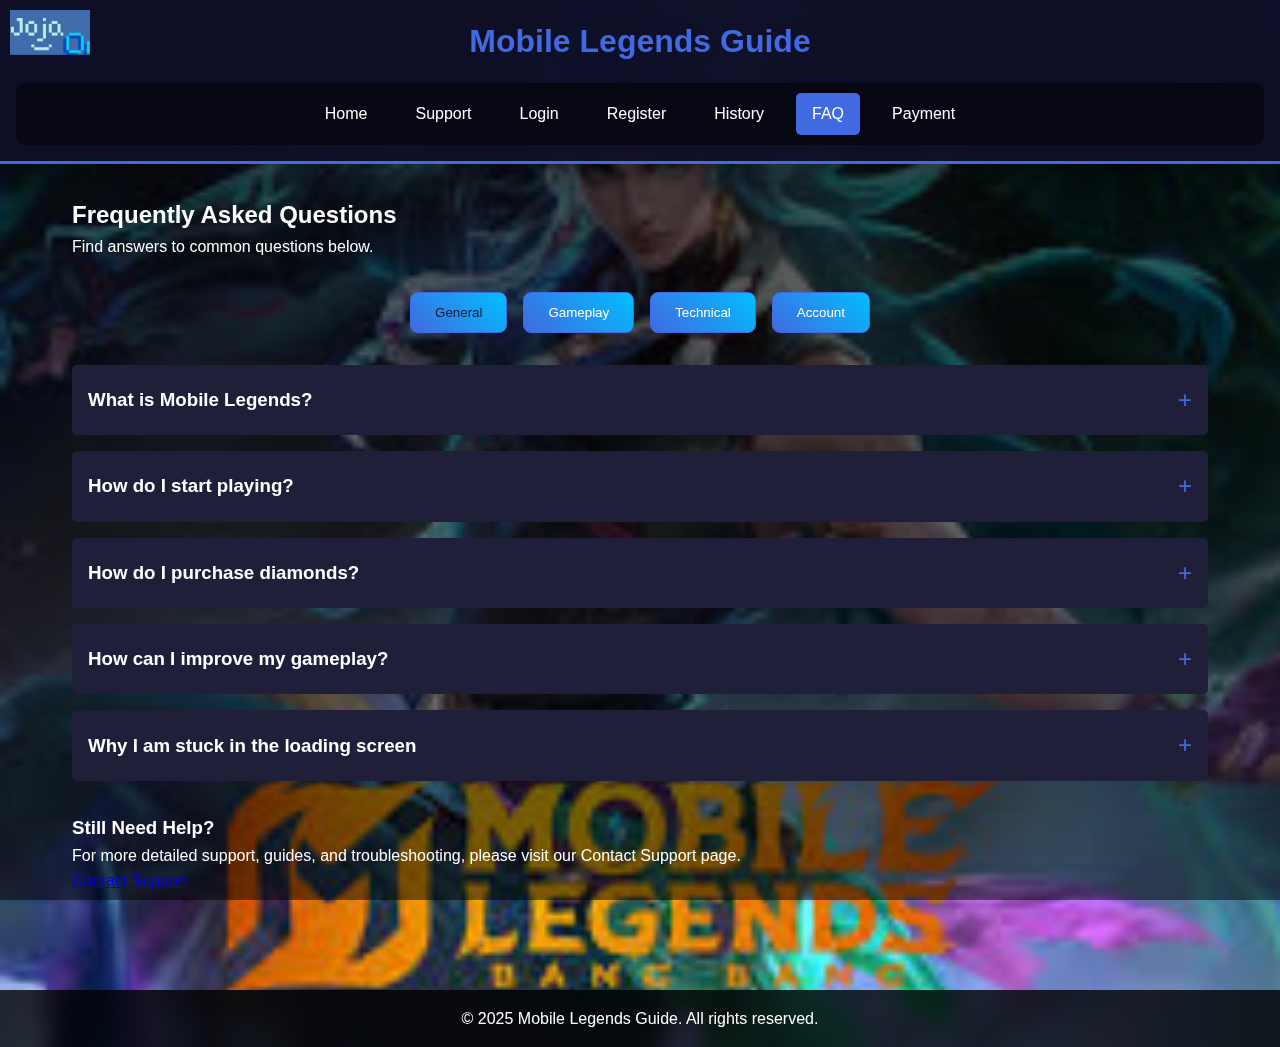
<file: faq.html>
<!DOCTYPE html>
<html lang="en">
<head>
    <meta charset="UTF-8">
    <meta name="viewport" content="width=device-width, initial-scale=1.0">
    <title>Mobile Legends Guide - FAQ</title>
    <link rel="stylesheet" href="websitecss.css">
</head>
<body>
    <img src="logo.png" style="position: fixed; left: 10px; top: 10px; width: 80px; z-index: 9999;">
    <header>
        <h1>Mobile Legends Guide</h1>
        <nav class="nav-menu">
            <a href="index.html">Home</a>
            <a href="support.html">Support</a>
            <a href="login.html">Login</a>
            <a href="register.html">Register</a>
            <a href="history.html">History</a>
            <a href="faq.html" class="active">FAQ</a>
            <a href="payment.html">Payment</a>
            
        </nav>
    </header>

    <main>
        <section class="faq-hero">
            <h2>Frequently Asked Questions</h2>
            <p>Find answers to common questions below.</p>
        </section>

        <section class="faq-categories">
            <div class="category-tabs">
                <button class="tab-btn active">General</button>
                <button class="tab-btn">Gameplay</button>
                <button class="tab-btn">Technical</button>
                <button class="tab-btn">Account</button>
            </div>

            <div class="faq-content">
                <div class="faq-item">
                    <div class="faq-question">
                        <h3>What is Mobile Legends?</h3>
                        <span class="toggle-icon">+</span>
                    </div>
                    <div class="faq-answer">
                        <p>Mobile Legends: Bang Bang is a multiplayer online battle arena (MOBA) game designed for mobile phones. The game is free-to-play and is only monetized through in-game purchases like characters and skins. Each player can control a selectable character, called a Hero, with unique abilities and traits.</p>
                    </div>
                </div>

                <div class="faq-item">
                    <div class="faq-question">
                        <h3>How do I start playing?</h3>
                        <span class="toggle-icon">+</span>
                    </div>
                    <div class="faq-answer">
                        <p>To start playing Mobile Legends, download the app from Google Play or the App Store. Create an account using your email or social media, complete the tutorial, and you'll be ready to join your first 5v5 match in Classic Mode.</p>
                    </div>
                </div>

                <div class="faq-item">
                    <div class="faq-question">
                        <h3>How do I purchase diamonds?</h3>
                        <span class="toggle-icon">+</span>
                    </div>
                    <div class="faq-answer">
                        <p>Diamonds can be purchased in-game through the Shop. Select the amount you want, then choose a payment method like Google Play, Apple Pay, or other supported services. Diamonds are used for skins, heroes, and other premium content.</p>
                    </div>
                </div>

                <div class="faq-item">
                    <div class="faq-question">
                        <h3>How can I improve my gameplay?</h3>
                        <span class="toggle-icon">+</span>
                    </div>
                    <div class="faq-answer">
                        <p>Focus on mastering a few heroes, learn their skills, and watch pro gameplay for tips. Use the Practice Mode to test builds and strategies. Communicate with teammates and always adapt your tactics based on the match.</p>
                    </div>
                </div>

                <div class="faq-item">
                    <div class="faq-question">
                        <h3>Why I am stuck in the loading screen</h3>
                        <span class="toggle-icon">+</span>
                    </div>
                    <div class="faq-answer">
                        <p>First, check your internet connection. Then try clearing the app cache or restarting your device. If the issue continues, reinstall the app or contact support through the in-game Help Center.</p>
                    </div>
                </div>
            </div>
        </section>

        <section class="still-need-help">
            <h3>Still Need Help?</h3>
            <p>For more detailed support, guides, and troubleshooting, please visit our Contact Support page.</p>
            <a href="support.html" class="support-btn">Contact Support</a>
        </section>
    </main>

    <footer>
        <p>© 2025 Mobile Legends Guide. All rights reserved.</p>
    </footer>

    <script>
        document.querySelectorAll('.faq-question').forEach(question => {
            question.addEventListener('click', () => {
                const answer = question.nextElementSibling;
                const icon = question.querySelector('.toggle-icon');
                
                answer.style.display = answer.style.display === 'block' ? 'none' : 'block';
                icon.textContent = answer.style.display === 'block' ? '-' : '+';
            });
        });
    </script>
    <script src="javascript.js"></script>
</body>
</html>
</file>
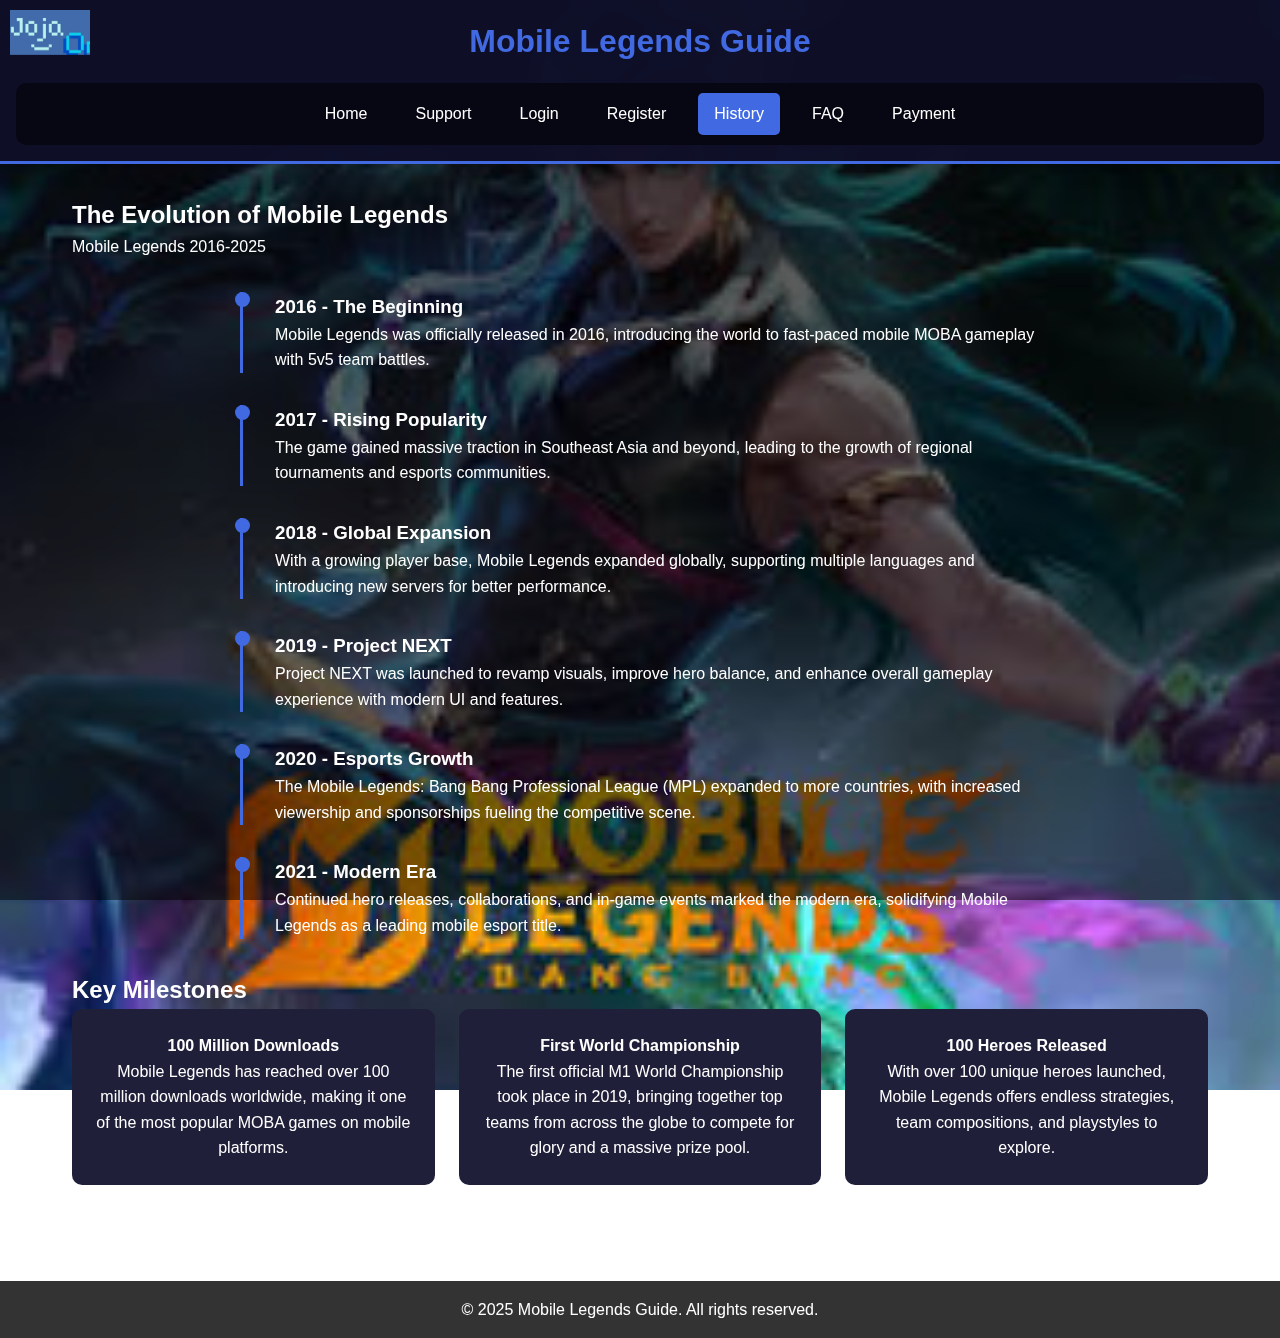
<file: history.html>
<!DOCTYPE html>
<html lang="en">
<head>
    <meta charset="UTF-8">
    <meta name="viewport" content="width=device-width, initial-scale=1.0">
    <title>Mobile Legends Guide - History</title>
    <link rel="stylesheet" href="websitecss.css">
</head>
<body>
    <img src="logo.png" style="position: fixed; left: 10px; top: 10px; width: 80px; z-index: 9999;">
    <header>
        <h1>Mobile Legends Guide</h1>
        <nav class="nav-menu">
            <a href="index.html">Home</a>
            <a href="support.html">Support</a>
            <a href="login.html">Login</a>
            <a href="register.html">Register</a>
            <a href="history.html" class="active">History</a>
            <a href="faq.html">FAQ</a>
            <a href="payment.html">Payment</a>
        </nav>
    </header>

    <main>
        <section class="history-hero">
            <h2>The Evolution of Mobile Legends</h2>
            <p>Mobile Legends 2016-2025</p>
        </section>

        <section class="timeline">
            <div class="timeline-item">
                <div class="timeline-content">
                    <h3>2016 - The Beginning</h3>
                    <p>Mobile Legends was officially released in 2016, introducing the world to fast-paced mobile MOBA gameplay with 5v5 team battles.</p>
                </div>
            </div>

            <div class="timeline-item">
                <div class="timeline-content">
                    <h3>2017 - Rising Popularity</h3>
                    <p>The game gained massive traction in Southeast Asia and beyond, leading to the growth of regional tournaments and esports communities.</p>
                </div>
            </div>

            <div class="timeline-item">
                <div class="timeline-content">
                    <h3>2018 - Global Expansion</h3>
                    <p>With a growing player base, Mobile Legends expanded globally, supporting multiple languages and introducing new servers for better performance.</p>
                </div>
            </div>

            <div class="timeline-item">
                <div class="timeline-content">
                    <h3>2019 - Project NEXT</h3>
                    <p>Project NEXT was launched to revamp visuals, improve hero balance, and enhance overall gameplay experience with modern UI and features.</p>
                </div>
            </div>

            <div class="timeline-item">
                <div class="timeline-content">
                    <h3>2020 - Esports Growth</h3>
                    <p>The Mobile Legends: Bang Bang Professional League (MPL) expanded to more countries, with increased viewership and sponsorships fueling the competitive scene.</p>
                </div>
            </div>

            <div class="timeline-item">
                <div class="timeline-content">
                    <h3>2021 - Modern Era</h3>
                    <p>Continued hero releases, collaborations, and in-game events marked the modern era, solidifying Mobile Legends as a leading mobile esport title.</p>
                </div>
            </div>
        </section>

        <section class="milestones">
            <h2>Key Milestones</h2>
            <div class="milestone-grid">
                <div class="milestone-card">
                    <h4>100 Million Downloads</h4>
                    <p>Mobile Legends has reached over 100 million downloads worldwide, making it one of the most popular MOBA games on mobile platforms.</p>
                </div>
                <div class="milestone-card">
                    <h4>First World Championship</h4>
                    <p>The first official M1 World Championship took place in 2019, bringing together top teams from across the globe to compete for glory and a massive prize pool.</p>
                </div>
                <div class="milestone-card">
                    <h4>100 Heroes Released</h4>
                    <p>With over 100 unique heroes launched, Mobile Legends offers endless strategies, team compositions, and playstyles to explore.</p>
                </div>
            </div>
        </section>
    </main>

    <footer>
        <p>© 2025 Mobile Legends Guide. All rights reserved.</p>
    </footer>
    <script src="javascript.js"></script>
</body>
</html>
</file>
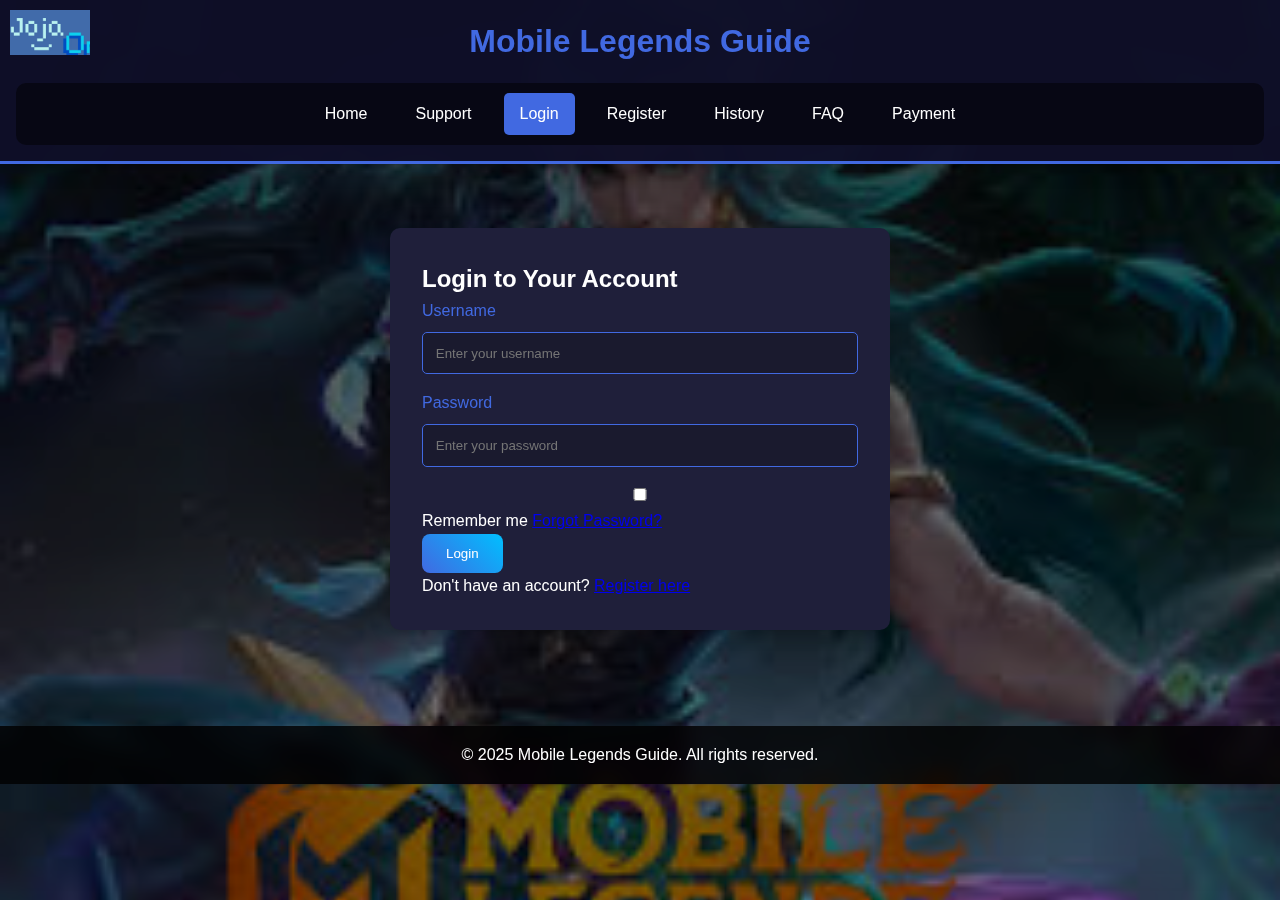
<file: login.html>
<!DOCTYPE html>
<html lang="en">
<head>
    <meta charset="UTF-8">
    <meta name="viewport" content="width=device-width, initial-scale=1.0">
    <title>Mobile Legends Guide - Login</title>
    <link rel="stylesheet" href="websitecss.css">
</head>
<body>
    <img src="logo.png" style="position: fixed; left: 10px; top: 10px; width: 80px; z-index: 9999;">
    <header>
        <h1>Mobile Legends Guide</h1>
        <nav class="nav-menu">
            <a href="index.html">Home</a>
            <a href="support.html">Support</a>
            <a href="login.html" class="active">Login</a>
            <a href="register.html">Register</a>
            <a href="history.html">History</a>
            <a href="faq.html">FAQ</a>
            <a href="payment.html">Payment</a>
        </nav>
    </header>

    <main>
        <section class="auth-container">
            <div class="auth-box">
                <h2>Login to Your Account</h2>
                <form class="auth-form">
                    <div class="form-group">
                        <label for="username">Username</label>
                        <input type="text" id="username" name="username" required placeholder="Enter your username">
                    </div>
                    <div class="form-group">
                        <label for="password">Password</label>
                        <input type="password" id="password" name="password" required placeholder="Enter your password">
                    </div>
                    <div class="form-options">
                        <label>
                            <input type="checkbox" name="remember"> Remember me
                        </label>
                        <a href="#" class="forgot-password">Forgot Password?</a>
                    </div>
                    <button type="submit" class="auth-btn">Login</button>
                </form>
                <div class="auth-footer">
                    <p>Don't have an account? <a href="register.html">Register here</a></p>
                </div>
            </div>
        </section>
    </main>

    <footer>
        <p>© 2025 Mobile Legends Guide. All rights reserved.</p>
    </footer>
    <script src="auth.js"></script>
</body>
</html>
</file>
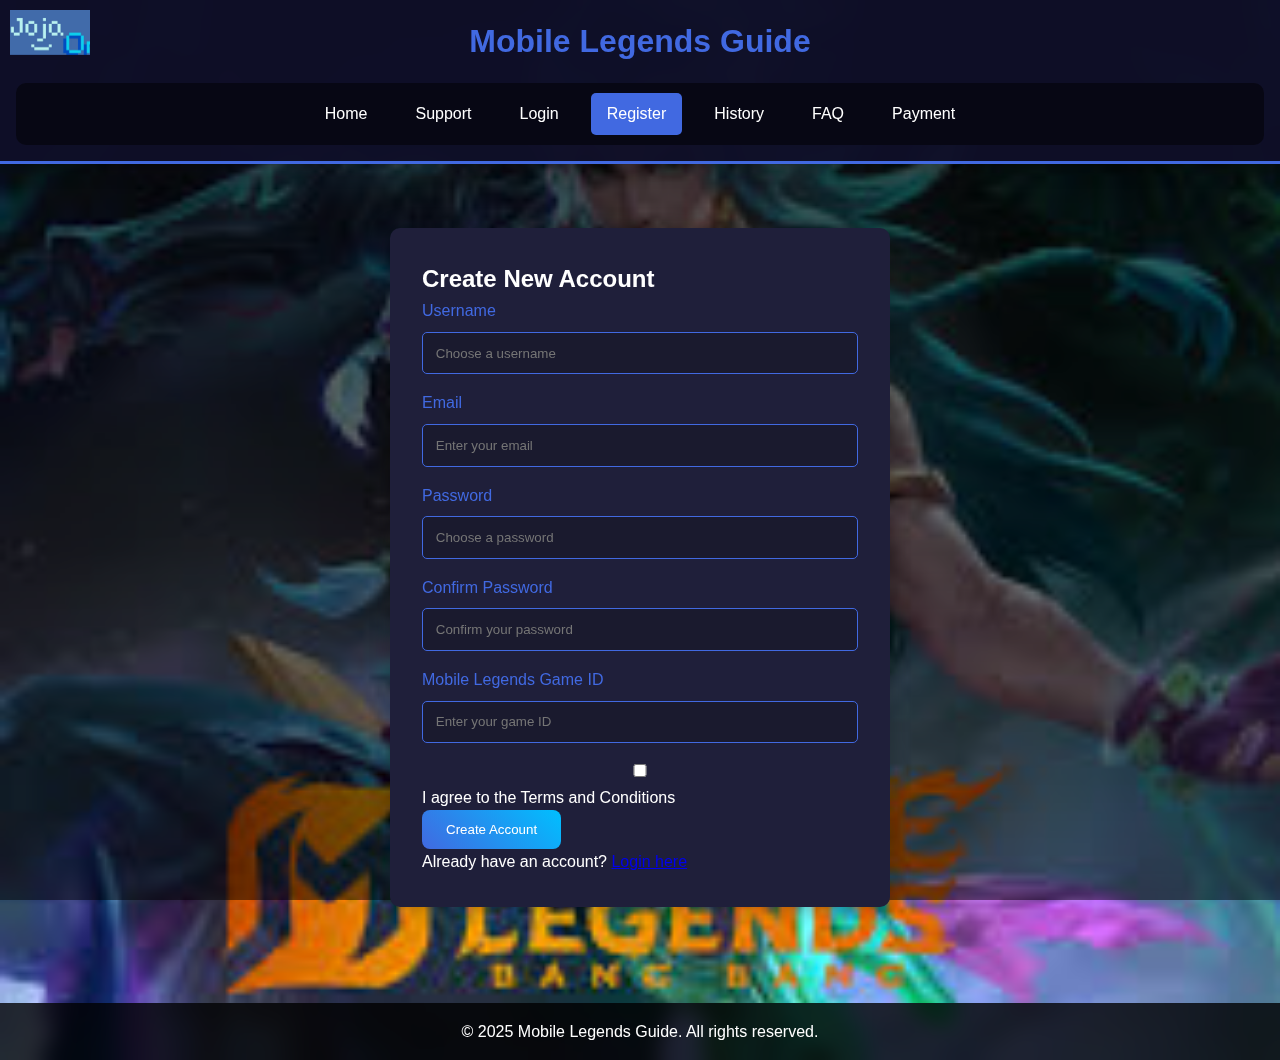
<file: register.html>
<!DOCTYPE html>
<html lang="en">
<head>
    <meta charset="UTF-8">
    <meta name="viewport" content="width=device-width, initial-scale=1.0">
    <title>Mobile Legends Guide - Register</title>
    <link rel="stylesheet" href="websitecss.css">
</head>
<body>
    <header>
        <h1>Mobile Legends Guide</h1>
        <nav class="nav-menu">
            <a href="index.html">Home</a>
            <a href="support.html">Support</a>
            <a href="login.html">Login</a>
            <a href="register.html" class="active">Register</a>
            <a href="history.html">History</a>
            <a href="faq.html">FAQ</a>
            <a href="payment.html">Payment</a>
        </nav>
    </header>

    <main>
        <section class="auth-container">
            <div class="auth-box">
                <h2>Create New Account</h2>
                <form class="auth-form">
                    <div class="form-group">
                        <label for="username">Username</label>
                        <input type="text" id="username" name="username" required placeholder="Choose a username">
                    </div>
                    <div class="form-group">
                        <label for="email">Email</label>
                        <input type="email" id="email" name="email" required placeholder="Enter your email">
                    </div>
                    <div class="form-group">
                        <label for="password">Password</label>
                        <input type="password" id="password" name="password" required placeholder="Choose a password">
                    </div>
                    <div class="form-group">
                        <label for="confirm-password">Confirm Password</label>
                        <input type="password" id="confirm-password" name="confirm-password" required placeholder="Confirm your password">
                    </div>
                    <div class="form-group">
                        <label for="game-id">Mobile Legends Game ID</label>
                        <input type="text" id="game-id" name="game-id" required placeholder="Enter your game ID">
                    </div>
                    <div class="form-options">
                        <label>
                            <input type="checkbox" name="terms" required> I agree to the Terms and Conditions
                        </label>
                    </div>
                    <button type="submit" class="auth-btn">Create Account</button>
                </form>
                <div class="auth-footer">
                    <p>Already have an account? <a href="login.html">Login here</a></p>
                </div>
            </div>
        </section>
    </main>

    <footer>
        <p>© 2025 Mobile Legends Guide. All rights reserved.</p>
    </footer>
    <script src="auth.js"></script>
    <img src="logo.png" style="position: fixed; left: 10px; top: 10px; width: 80px; z-index: 9999;">
</body>
</html>
</file>
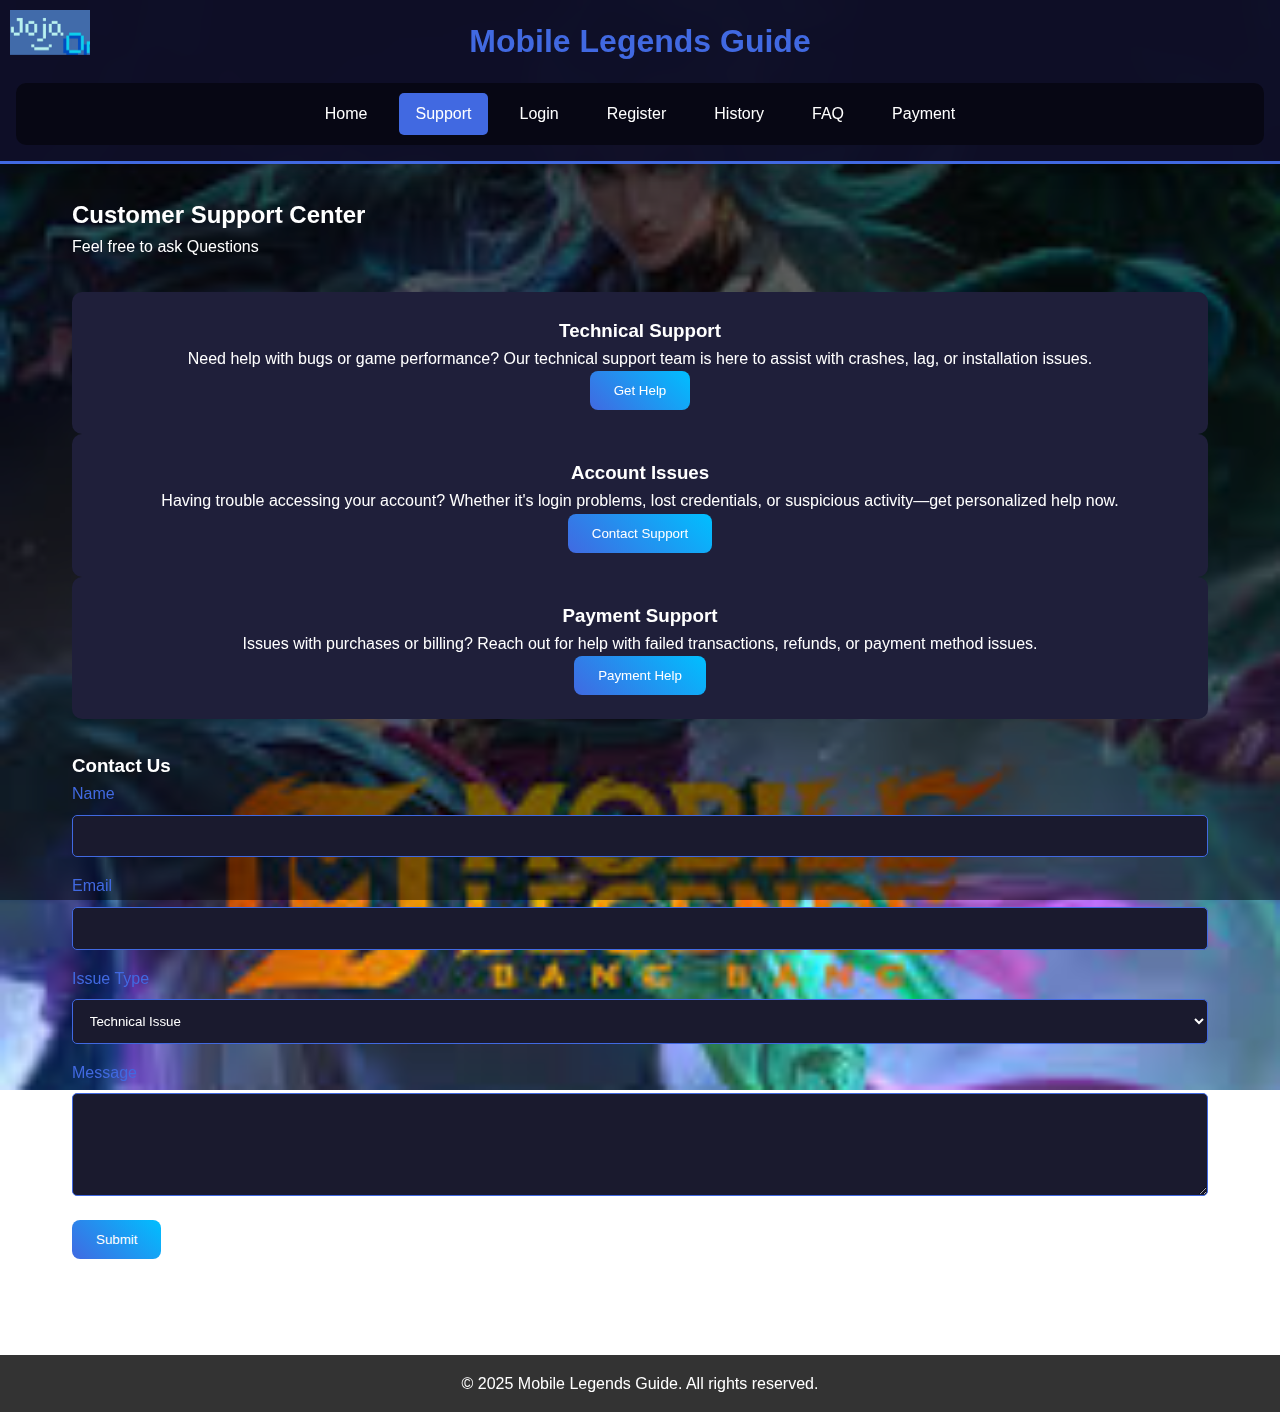
<file: support.html>
<!DOCTYPE html>
<html lang="en">
<head>
    <meta charset="UTF-8">
    <meta name="viewport" content="width=device-width, initial-scale=1.0">
    <title>Mobile Legends Guide - Support</title>
    <link rel="stylesheet" href="websitecss.css">
</head>
<body>
    <header>
        <h1>Mobile Legends Guide</h1>
        <nav class="nav-menu">
            <a href="index.html">Home</a>
            <a href="support.html" class="active">Support</a>
            <a href="login.html">Login</a>
            <a href="register.html">Register</a>
            <a href="history.html">History</a>
            <a href="faq.html">FAQ</a>
            <a href="payment.html">Payment</a>
        </nav>
    </header>

    <main>
        <section class="support-hero">
            <h2>Customer Support Center</h2>
            <p>Feel free to ask Questions</p>
        </section>

        <section class="support-options">
            <div class="support-card">
                <h3>Technical Support</h3>
                <p>Need help with bugs or game performance?
Our technical support team is here to assist with crashes, lag, or installation issues.</p>
                <button class="support-btn">Get Help</button>
            </div>
            <div class="support-card">
                <h3>Account Issues</h3>
                <p>Having trouble accessing your account?
Whether it's login problems, lost credentials, or suspicious activity—get personalized help now.</p>
                <button class="support-btn">Contact Support</button>
            </div>
            <div class="support-card">
                <h3>Payment Support</h3>
                <p>Issues with purchases or billing?
Reach out for help with failed transactions, refunds, or payment method issues.</p>
                <button class="support-btn">Payment Help</button>
            </div>
        </section>

        <section class="contact-form">
            <h3>Contact Us</h3>
            <form>
                <div class="form-group">
                    <label for="name">Name</label>
                    <input type="text" id="name" name="name" required>
                </div>
                <div class="form-group">
                    <label for="email">Email</label>
                    <input type="email" id="email" name="email" required>
                </div>
                <div class="form-group">
                    <label for="issue">Issue Type</label>
                    <select id="issue" name="issue">
                        <option value="technical">Technical Issue</option>
                        <option value="account">Account Issue</option>
                        <option value="payment">Payment Issue</option>
                        <option value="other">Other</option>
                    </select>
                </div>
                <div class="form-group">
                    <label for="message">Message</label>
                    <textarea id="message" name="message" rows="5" required></textarea>
                </div>
                <button type="submit" class="submit-btn">Submit</button>
            </form>
        </section>
    </main>

    <footer>
        <p>© 2025 Mobile Legends Guide. All rights reserved.</p>
    </footer>
    <script src="javascript.js"></script>
    <img src="logo.png" style="position: fixed; left: 10px; top: 10px; width: 80px; z-index: 9999;">
</body>
</html>
</file>
<file: websitecss.css>
:root {
    --primary-color: #1a1a2e;
    --secondary-color: #4169E1;  
    --text-color: #ffffff;
    --background-color: #0f0f1a;
    --card-background: #1f1f3a;
    --accent-blue: #00BFFF;  
    --dark-blue: #000033;
}

* {
    margin: 0;
    padding: 0;
    box-sizing: border-box;
}

body {
    font-family: Arial, sans-serif;
    background-color: var(--background-color);
    color: var(--text-color);
    line-height: 1.6;
    margin: 0;
    padding: 0;
    min-height: 100vh;
    background: url('imageml.jpg') no-repeat center center fixed;
    background-size: cover;
    position: relative;
}

body::before {
    content: '';
    position: fixed;
    top: 0;
    left: 0;
    width: 100%;
    height: 100%;
    background: linear-gradient(rgba(0, 0, 0, 0.7), rgba(0, 0, 0, 0.5));
    z-index: -1;
}

header {
    background: rgba(15, 15, 40, 0.95);
    backdrop-filter: blur(10px);
    padding: 1rem;
    box-shadow: 0 2px 20px rgba(0, 0, 0, 0.3);
    border-bottom: 3px solid var(--secondary-color);
}

header h1 {
    text-align: center;
    color: var(--secondary-color);
    margin-bottom: 1rem;
}

.nav-menu {
    display: flex;
    justify-content: center;
    gap: 1rem;
    padding: 10px;
    flex-wrap: wrap;
    background: rgba(0, 0, 0, 0.5);
    backdrop-filter: blur(5px);
    border-radius: 10px;
}

.nav-menu a {
    color: var(--text-color);
    text-decoration: none;
    padding: 0.5rem 1rem;
    border-radius: 5px;
    transition: all 0.3s ease;
}

.nav-menu a:hover,
.nav-menu a.active {
    background-color: var(--secondary-color);
    color: white;
}

main {
    padding: 2rem;
    max-width: 1200px;
    margin: 0 auto;
}

section {
    margin-bottom: 2rem;
}

.card {
    background-color: var(--card-background);
    padding: 1.5rem;
    border-radius: 10px;
    margin-bottom: 1rem;
    border-left: 3px solid var(--secondary-color);
}

.form-group {
    margin-bottom: 1rem;
}

.form-group label {
    display: block;
    margin-bottom: 0.5rem;
    color: var(--secondary-color);
}

input, textarea, select {
    width: 100%;
    padding: 0.8rem;
    border: 1px solid var(--secondary-color);
    background-color: var(--primary-color);
    color: var(--text-color);
    border-radius: 5px;
}

button {
    background: linear-gradient(45deg, var(--secondary-color), var(--accent-blue));
    color: white;
    border: none;
    padding: 12px 24px;
    border-radius: 8px;
    cursor: pointer;
    transition: transform 0.2s ease, box-shadow 0.2s ease;
}

button:hover {
    transform: translateY(-2px);
    box-shadow: 0 4px 12px rgba(0, 0, 0, 0.2);
}

.auth-container {
    max-width: 500px;
    margin: 2rem auto;
}

.auth-box {
    background-color: var(--card-background);
    padding: 2rem;
    border-radius: 10px;
    box-shadow: 0 0 20px rgba(0,0,0,0.3);
}

.timeline {
    position: relative;
    max-width: 800px;
    margin: 0 auto;
}

.timeline-item {
    border-left: 3px solid var(--secondary-color);
    padding-left: 2rem;
    margin-bottom: 2rem;
    position: relative;
}

.timeline-item::before {
    content: '';
    position: absolute;
    left: -8px;
    top: 0;
    width: 15px;
    height: 15px;
    background: var(--secondary-color);
    border-radius: 50%;
}

.faq-item {
    background-color: var(--card-background);
    margin-bottom: 1rem;
    border-radius: 5px;
    overflow: hidden;
}

.faq-question {
    padding: 1rem;
    cursor: pointer;
    display: flex;
    justify-content: space-between;
    align-items: center;
}

.faq-answer {
    padding: 0 1rem 1rem;
    display: none;
}

.toggle-icon {
    color: var(--secondary-color);
    font-size: 1.5rem;
}

footer {
    background: rgba(0, 0, 0, 0.8);
    backdrop-filter: blur(10px);
    color: white;
    text-align: center;
    padding: 1rem;
    position: relative;
    margin-top: 2rem;
}

@media (max-width: 768px) {
    .nav-menu {
        flex-direction: column;
        align-items: center;
    }

    .nav-menu a {
        width: 100%;
        text-align: center;
    }

    main {
        padding: 1rem;
    }

    .card {
        margin: 1rem 0;
    }
}

.support-container {
    display: grid;
    grid-template-columns: repeat(auto-fit, minmax(300px, 1fr));
    gap: 1rem;
}

.support-card {
    background-color: var(--card-background);
    padding: 1.5rem;
    border-radius: 10px;
    text-align: center;
}

.hero-section {
    text-align: center;
    margin-bottom: 3rem;
    background: rgba(15, 15, 40, 0.95);
    backdrop-filter: blur(5px);
    padding: 2rem;
    border-radius: 15px;
    margin: 2rem auto;
    max-width: 800px;
    color: white;
    border: 1px solid rgba(65, 105, 225, 0.2);
}

.hero-banner img {
    max-width: 100%;
    border-radius: 10px;
    margin-top: 1rem;
}

.featured-content {
    display: grid;
    grid-template-columns: repeat(auto-fit, minmax(250px, 1fr));
    gap: 1.5rem;
}

.milestone-grid {
    display: grid;
    grid-template-columns: repeat(auto-fit, minmax(250px, 1fr));
    gap: 1.5rem;
}

.milestone-card {
    background-color: var(--card-background);
    padding: 1.5rem;
    border-radius: 10px;
    text-align: center;
}

.category-tabs {
    display: flex;
    justify-content: center;
    gap: 1rem;
    margin-bottom: 2rem;
    flex-wrap: wrap;
}

.tab-btn {
    background-color: var(--card-background);
    color: var(--text-color);
    border: 1px solid var(--secondary-color);
}

.tab-btn.active {
    background-color: var(--secondary-color);
    color: var(--primary-color);
}

.diamond-grid {
    display: grid;
    grid-template-columns: repeat(auto-fit, minmax(300px, 1fr));
    gap: 1.5rem;
    padding: 1rem;
}

.diamond-card {
    background: rgba(15, 15, 40, 0.95);
    color: white;
    backdrop-filter: blur(5px);
    border-radius: 15px;
    box-shadow: 0 8px 32px rgba(0, 0, 0, 0.3);
    border: 1px solid rgba(65, 105, 225, 0.2);
    padding: 1.5rem;
    text-align: center;
    position: relative;
    transition: transform 0.3s ease, box-shadow 0.3s ease;
    cursor: pointer;
}

.diamond-card:hover {
    border-color: var(--secondary-color);
    box-shadow: 0 12px 40px rgba(65, 105, 225, 0.3);
}

.diamond-icon {
    font-size: 2.5rem;
    margin: 1rem 0;
}

.price {
    font-size: 1.25rem;
    color: var(--accent-blue);
    font-weight: bold;
    margin-top: 1rem;
}

.discount-badge {
    position: absolute;
    top: 10px;
    right: 10px;
    background-color: var(--secondary-color);
    color: white;
    padding: 0.25rem 0.5rem;
    border-radius: 5px;
    font-size: 0.875rem;
    font-weight: bold;
}

.hero-section h2 {
    color: #fff;
    font-size: 2.5rem;
    margin-bottom: 1rem;
    text-shadow: 2px 2px 4px rgba(0, 0, 0, 0.5);
}

.hero-section p {
    color: #fff;
    font-size: 1.2rem;
    opacity: 0.9;
}

@media (max-width: 768px) {
    .diamond-grid {
        grid-template-columns: repeat(auto-fit, minmax(250px, 1fr));
        gap: 1rem;
    }

    .hero-section h2 {
        font-size: 2rem;
    }
}

@media (max-width: 480px) {
    .diamond-grid {
        grid-template-columns: 1fr;
    }

    .diamond-card {
        margin: 0.5rem 0;
    }
}

.payment-container {
    background: rgba(255, 255, 255, 0.9);
    backdrop-filter: blur(10px);
    border-radius: 20px;
    padding: 2rem;
    margin: 2rem auto;
    max-width: 800px;
    box-shadow: 0 8px 32px rgba(0, 0, 0, 0.1);
}

.payment-progress {
    display: flex;
    justify-content: space-between;
    margin-bottom: 3rem;
    position: relative;
    max-width: 600px;
    margin: 0 auto 3rem;
}

.payment-progress::before {
    content: '';
    position: absolute;
    top: 50%;
    left: 0;
    right: 0;
    height: 2px;
    background: var(--primary-color);
    transform: translateY(-50%);
    z-index: 1;
}

.progress-step {
    position: relative;
    z-index: 2;
    text-align: center;
}

.step-number {
    width: 40px;
    height: 40px;
    background-color: var(--primary-color);
    border: 2px solid var(--secondary-color);
    border-radius: 50%;
    display: flex;
    align-items: center;
    justify-content: center;
    margin: 0 auto 0.5rem;
    color: var(--text-color);
    font-weight: bold;
    transition: all 0.3s ease;
}

.progress-step.active .step-number {
    background-color: var(--secondary-color);
    color: var(--primary-color);
}

.progress-step.completed .step-number {
    background-color: var(--secondary-color);
    color: var(--primary-color);
}

.step-label {
    color: var(--text-color);
    font-size: 0.9rem;
}

.payment-step {
    display: none;
    opacity: 0;
    transition: opacity 0.3s ease;
}

.payment-step.active {
    display: block;
    opacity: 1;
}

.payment-methods {
    display: grid;
    gap: 1rem;
    margin: 2rem 0;
}

.payment-method {
    background: rgba(15, 15, 40, 0.95);
    padding: 1.5rem;
    border-radius: 8px;
    border: 1px solid rgba(65, 105, 225, 0.2);
    cursor: pointer;
    transition: all 0.3s ease;
}

.payment-method:hover {
    border-color: var(--secondary-color);
}

.payment-method input[type="radio"] {
    display: none;
}

.payment-method input[type="radio"]:checked + label {
    color: var(--secondary-color);
}

.payment-method label {
    display: flex;
    flex-direction: column;
    gap: 0.5rem;
    cursor: pointer;
}

.method-name {
    font-weight: bold;
    font-size: 1.1rem;
}

.method-description {
    font-size: 0.9rem;
    opacity: 0.8;
}

.button-group {
    display: flex;
    justify-content: space-between;
    margin-top: 2rem;
}

.order-summary {
    background: rgba(15, 15, 40, 0.95);
    padding: 1.5rem;
    border-radius: 8px;
    margin: 2rem 0;
    border: 1px solid var(--secondary-color);
    backdrop-filter: blur(5px);
}

.order-summary h3 {
    color: var(--secondary-color);
    margin-bottom: 1rem;
    font-size: 1.2rem;
    text-transform: uppercase;
    letter-spacing: 1px;
}

.order-summary p {
    display: flex;
    justify-content: space-between;
    align-items: center;
    margin: 0.8rem 0;
    padding: 0.5rem 0;
    border-bottom: 1px solid rgba(255, 255, 255, 0.1);
}

.order-summary p:last-child {
    border-bottom: none;
    margin-bottom: 0;
}

.order-summary span {
    color: var(--accent-blue);
    font-weight: bold;
}

.confirmation-details {
    display: grid;
    gap: 2rem;
    margin: 2rem 0;
}

.detail-group {
    background-color: var(--primary-color);
    padding: 1.5rem;
    border-radius: 8px;
}

.detail-group h3 {
    color: var(--secondary-color);
    margin-bottom: 1rem;
}

.detail-group p {
    margin: 0.5rem 0;
}

@media (max-width: 768px) {
    .payment-container {
        padding: 1rem;
        margin: 1rem;
    }

    .button-group {
        flex-direction: column;
        gap: 1rem;
    }

    .button-group button {
        width: 100%;
    }

    .logo-container {
        position: absolute;
        top: 10px;
        right: 10px;
    }

    .site-logo {
        width: 80px;
    }
}

@keyframes fadeIn {
    from { opacity: 0; }
    to { opacity: 1; }
}

.payment-step.active {
    animation: fadeIn 0.5s ease forwards;
}

.user-info-panel {
    background: rgba(15, 15, 40, 0.95);
    border: 1px solid var(--secondary-color);
}

.notification.success {
    background: linear-gradient(45deg, var(--secondary-color), var(--accent-blue));
}
</file>
